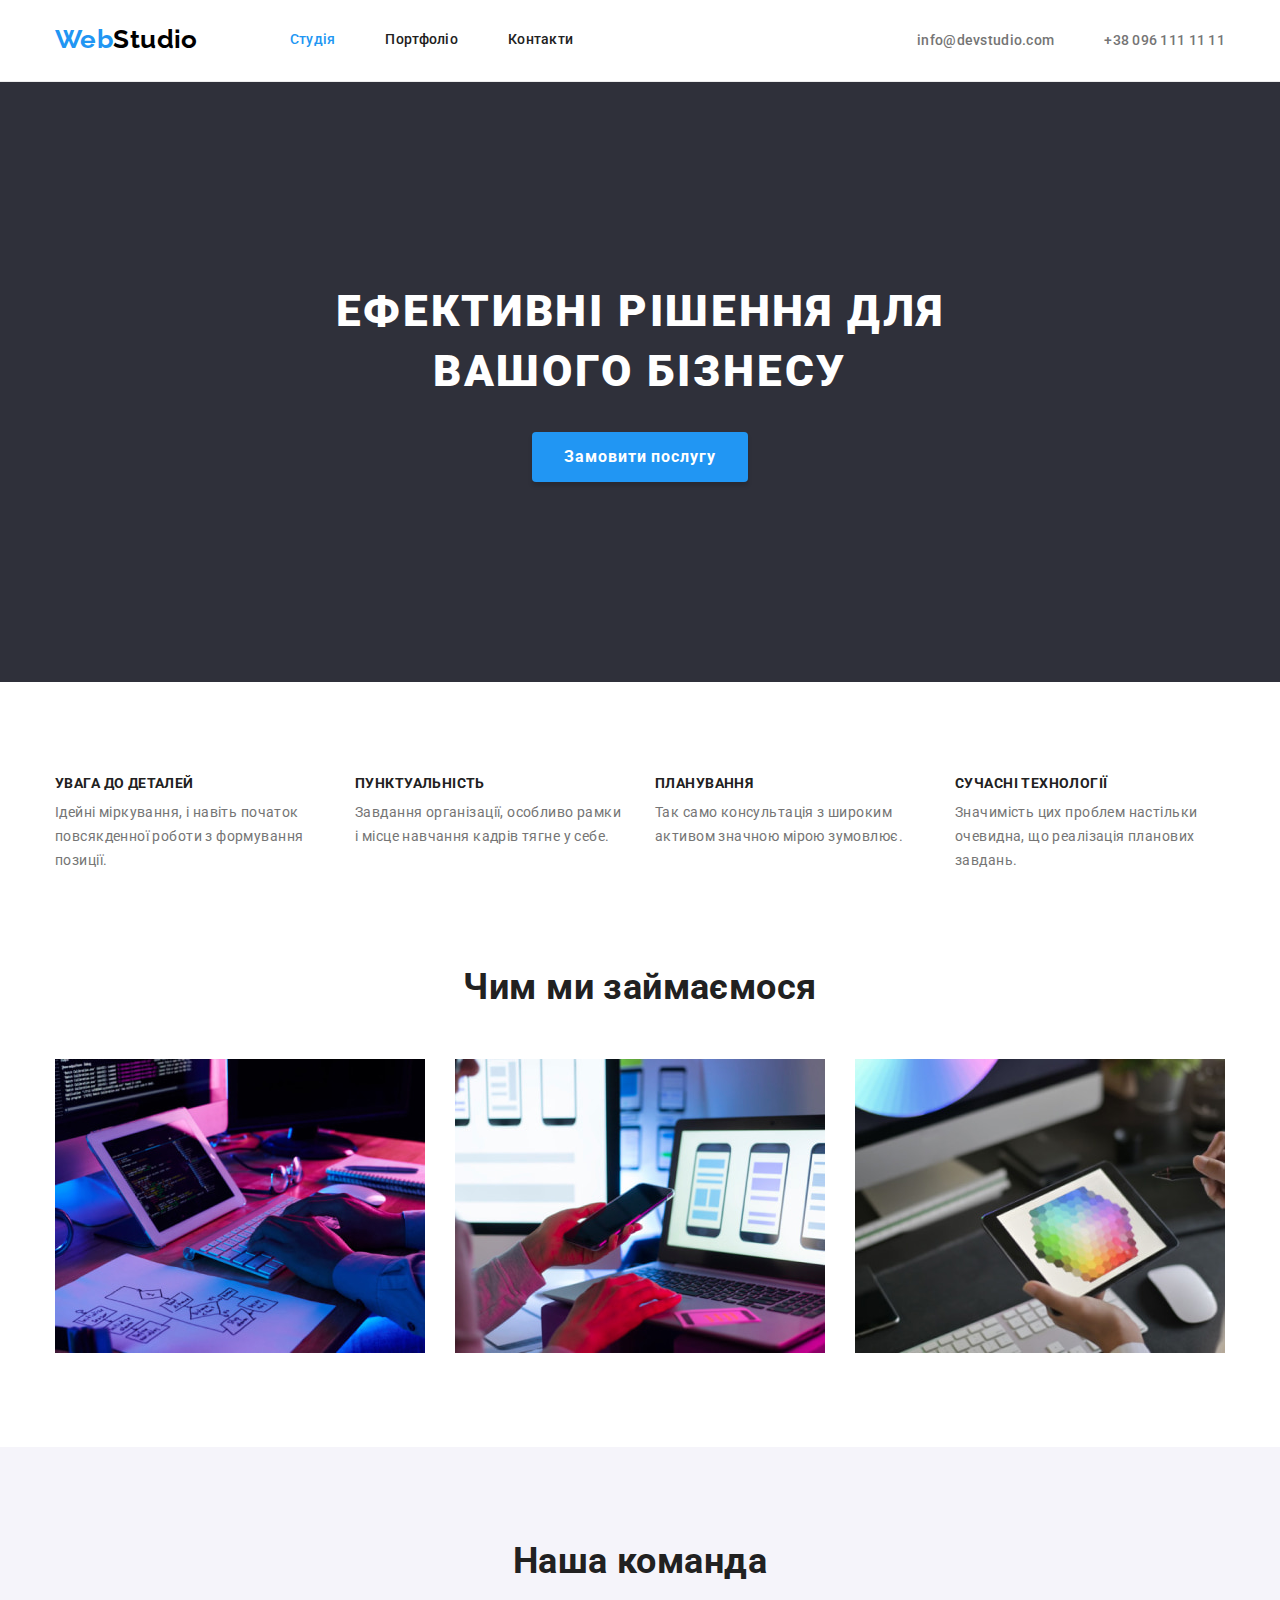
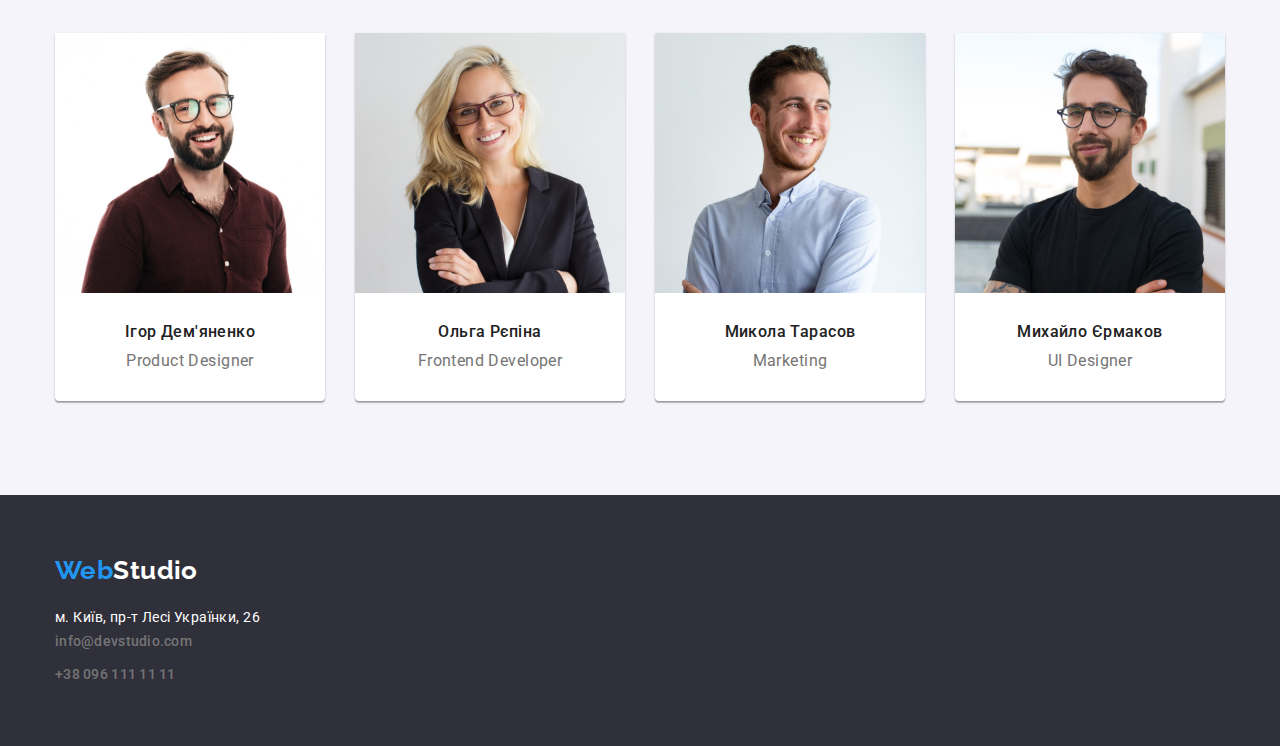
<file: index.html>
<!DOCTYPE html>
<html lang="uk-UA">
  <head>
    <meta charset="UTF-8" />
    <meta name="viewport" content="width=device-width, initial-scale=1.0" />
     <title>Document</title>
        <link rel="stylesheet" href="https://cdnjs.cloudflare.com/ajax/libs/modern-normalize/1.1.0/modern-normalize.min.css">
        <link rel="stylesheet" href="./style-css.css"/>
        <link rel="preconnect" href="https://fonts.googleapis.com">
        <link rel="preconnect" href="https://fonts.gstatic.com" crossorigin>
<link href="https://fonts.googleapis.com/css2?family=Raleway:wght@700&family=Roboto:wght@400;500;700;900&display=swap" rel="stylesheet">
   
  </head>
  <body>

<!--HEADER-->

    <header class="header">
      <div class="container header-container">
      <nav class="navigation">
       <a href="index.html" class="link logo">Web<span class="header-logo">Studio</a>

        <ul class="list nav-list">
          <li class="nav-list-item"><a href="index.html" class="link nav-link current">Студія</a></li>
          <li class="nav-list-item"><a href="./portfolio.html" class="link nav-link">Портфоліо</a></li>
          <li class="nav-list-item"> <a href="" class="link nav-link">Контакти</a></li>
         </ul> </nav>
                
      <ul class="list contacts-list">
        <li class="contacts-link-item"><a href="mailto:info@devstudio.com" class="link contacts-link ">info@devstudio.com</a></li>
        <li class="contacts-link-item"><a href="tel:+380961111111" class="link contacts-link">+38 096 111 11 11</a></li>
      </ul>
      </div>
    </header>

    <main>
      <!--SECTION-HERO-->
      <section class="hero">
      <div class="container"> 
        <h1 class="hero-title">Ефективні рішення для вашого бізнесу</h1>
        <button type="button" class="button hero-button">Замовити послугу</button>
        </div>
      </section>

<!--SECTION-FEATURE-->

      <section class=" section section-feature">
         <div class="container section-feature-container">
        <h2 class="visually-hidden">наші особливості</h2>
        <ul class="list feature-list">
          <li>
            <h3 class="feature-title">увага до деталей</h3>
            <p class="feature-paragraph feature-paragraph-biggest">
              Ідейні міркування, і навіть початок повсякденної роботи з
              формування позиції.
            </p>
          </li>
          <li>
            <h3 class="feature-title">пунктуальність</h3>
            <p class="feature-paragraph">
              Завдання організації, особливо рамки 
              і місце навчання кадрів тягне у себе.
            </p>
          </li>
          <li>
            <h3 class="feature-title">планування</h3>
            <p class="feature-paragraph">
              Так само консультація з широким активом значною мірою зумовлює.
            </p>
          </li>
          <li>
            <h3 class="feature-title">сучасні технології</h3>
            <p class="feature-paragraph feature-paragraph-biggest">
              Значимість цих проблем настільки очевидна, що реалізація планових
              завдань.
            </p>
          </li>
        </ul>
        </div>
        </section>

<!--SECTION-WHAT-WE-DO-->
        
          <section class="section section-what_we_do">
             <div class="container"> 
          <h2 class="what_we_do-title">Чим ми займаємося</h2>
        <ul class="list what_we_do-img-list">
          <li>
            <img
              src="images/work-process-1.jpg"
              alt="Процес розробки"
              width="370"
            />
          </li>
          <li>
            <img
              src="images/work-process-2.jpg"
              alt="Процес роботи з макетом мобыльного застосунку"
              width="370"
            />
          </li>
          <li>
            <img
              src="images/work-process-3.jpg"
              alt="Процес створення дизайну сайту"
              width="370"
            />
          </li>
        </ul>
        </div>
       </section>

<!--SECTION TEAM-->

      <section class="section-team">
        <div class="container"> 
         <h2 class="team-title">Наша команда</h2>
        <ul class="list team-list">
          <li class="team-list-item">
            <img src="images/ihor.jpg" alt="Ігор Дем'яненко" width="270" class="photo-team"/>
            <div class="team-member-description"><h3 class="team-name">Ігор Дем'яненко</h3>
            <p class="team-position">Product Designer</p></div>
          </li>
          <li class="team-list-item">
            <img src="images/olga.jpg" alt="Ольга Рєпіна" width="270" />
            <div class="team-member-description"><h3 class="team-name">Ольга Рєпіна</h3>
            <p class="team-position">Frontend Developer</p></div>
          </li>
          <li class="team-list-item">
            <img src="images/mikola.jpg" alt="Микола Тарасов" width="270" />
            <div class="team-member-description"><h3 class="team-name">Микола Тарасов</h3>
            <p class="team-position">Marketing</p></div>
          </li>
          <li class="team-list-item">
            <img src="images/mihailo.jpg" alt="Михайло Єрмаков" width="270" />
            <div class="team-member-description"><h3 class="team-name">Михайло Єрмаков</h3>
            <p class="team-position">UI Designer</p></div>
          </li>
        </ul>
      </div>
      </section>
    </main>

    <!--FOOTER-->

      <footer class="footer">
      <div class="container">
        <a href="./index.html " class="link logo">Web<span class="part-logo-white">Studio</span></a>
      <address>
        <ul class="list footer-list">
          <li class="contact-items">
            <a href="https://goo.gl/maps/CPtrU1FHBa2aNyZL9" target="_blank"
              rel="noopener noreferrer nofollow"
              class="link address-link" >м. Київ, пр-т Лесі Українки, 26</a>
          </li>
          <li class="-footer-contact-items"><a href="mailto:info@devstudio.com" class="link contacts-link">info@devstudio.com</a></li>
          <li class="footer-contact-items"><a href="tel:+380961111111" class="link contacts-link">+38 096 111 11 11</a></li>
        </ul>
      </address>
    </div>
    </footer>
  
  </body>
</html>
</file>
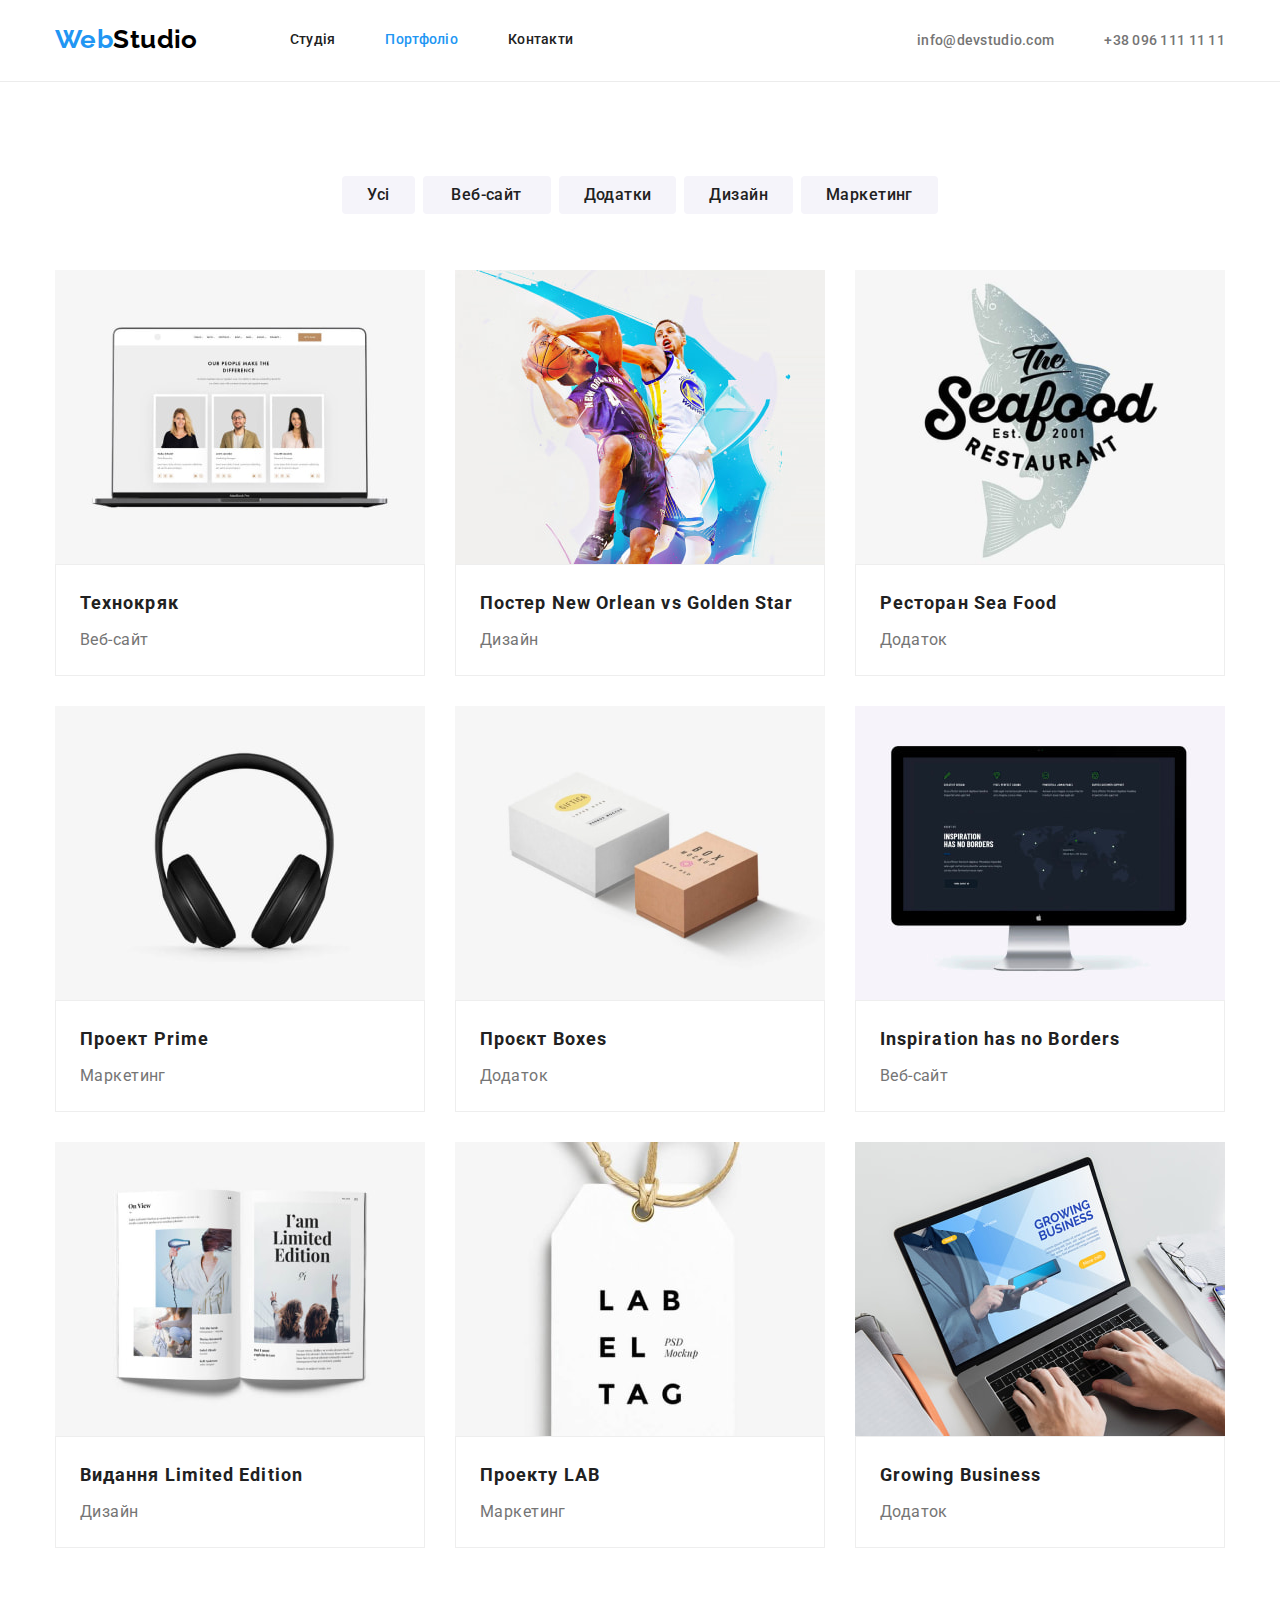
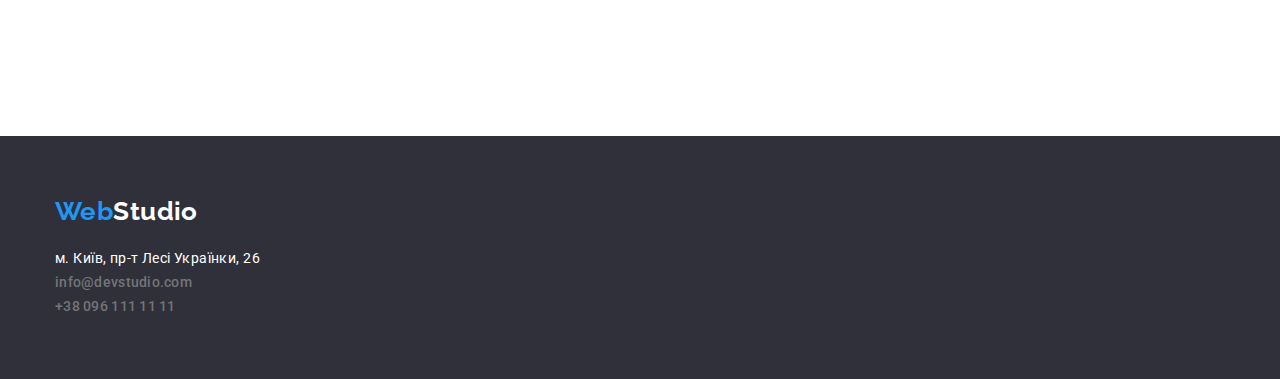
<file: portfolio.html>
<!DOCTYPE html>
<html lang="uk-UA">
  <head>
    <meta charset="UTF-8" />
    <meta http-equiv="X-UA-Compatible" content="IE=edge" />
    <meta name="viewport" content="width=device-width, initial-scale=1.0" />
    <title>Portfolio</title>
    <link rel="stylesheet" href="https://cdnjs.cloudflare.com/ajax/libs/modern-normalize/1.1.0/modern-normalize.min.css">
    <link rel="stylesheet" href="./style-css.css" />
    <link rel="preconnect" href="https://fonts.googleapis.com" />
    <link rel="preconnect" href="https://fonts.gstatic.com" crossorigin />
    <link
      href="https://fonts.googleapis.com/css2?family=Raleway:wght@700&family=Roboto:wght@400;500;700;900&display=swap"
      rel="stylesheet"
    />
  </head>
  <body>
   
   <header class="header">
     <div class="container header-container">
     <nav class="navigation">
       <a href="index.html" class="link logo">Web<span class="header-logo">Studio</a>

        <ul class="list nav-list">
          <li class="nav-list-item"><a href="index.html" class="link nav-link ">Студія</a></li>
          <li class="nav-list-item"><a href="./portfolio.html" class="link nav-link current">Портфоліо</a></li>
          <li class="nav-list-item"> <a href="" class="link nav-link">Контакти</a></li>
         </ul> </nav>
                
      <ul class="list contacts-list">
        <li class="contacts-link-item"><a href="mailto:info@devstudio.com" class="link contacts-link ">info@devstudio.com</a></li>
        <li class="contacts-link-item"><a href="tel:+380961111111" class="link contacts-link">+38 096 111 11 11</a></li>
      </ul>
      </div>
    </header>

    <main>
        <section class="portfolio-section section">
      <div class="container">
            <h1 class="visually-hidden">приклади робіт</h1>
       <ul class="list buttons-list">
          <li class="buttons-list-item">
            <button type="button" class="button portfolio-buttons">Усі</button>
          </li>
          <li class="buttons-list-item">
            <button type="button" class="button portfolio-buttons button-web-site">Веб-сайт</button>
          </li>
          <li class="buttons-list-item">
            <button type="button" class="button portfolio-buttons">
              Додатки
            </button>
          </li>
          <li class="buttons-list-item">
            <button type="button" class="button portfolio-buttons">
              Дизайн
            </button>
          </li>
          <li class="buttons-list-item">
            <button type="button" class="button portfolio-buttons">
              Маркетинг
            </button>
          </li>
        </ul>

        <ul class="list img-list">
          <li class="img-list-item">
            <a href="" class="link img">
              <img
                src="./images-portfolio/web-site-tech-kriak.jpg"
                alt="Лого проекту Технокряк - відкритий ноутбук з картинками"
                width="370"/>
               <div class="project-description"><h2 class="project-title">Технокряк</h2>
            <p class="project-type">Веб-сайт</p></div>
            </a>
           
          </li>
          <li class="img-list-item">
            <a href="" class="link">
              <img
                src="./images-portfolio/desing-poster.jpg"
                alt="Постер New Orlean vs Golden Star"
                width="370"/> 
                <div class="project-description"><h2 class="project-title">Постер New Orlean vs Golden Star</h3>
            <p class="project-type">Дизайн</p></div>
          </a>
           
          </li>
          <li class="img-list-item">
            <a href="" class="link">
              <img
                src="./images-portfolio/app-sea-food.jpg"
                alt="Лого ресторану Sea Food - риба"
                 width="370"
            />
          <div class="project-description"> <h2 class="project-title">Ресторан Sea Food</h2>
            <p class="project-type">Додаток</p></div>
          </a>
           
          </li>
          <li  class="img-list-item">
            <a href="" class="link">
              <img
                src="./images-portfolio/marketing-prime.jpg"
                alt="Лого проекту Prime - навушники"
                 width="370"/>
           <div class="project-description"> <h2 class="project-title">Проект Prime</h2>
            <p class="project-type">Маркетинг</p></div>
          </a>
            
          </li>
          <li class="img-list-item">
            <a href="" class="link">
              <img
                src="./images-portfolio/app-boxes.jpg"
                alt="Лого проекту Boxes - дві коробки"
                 width="370"/>
                 <div class="project-description"><h2 class="project-title">Проєкт Boxes</h2>
            <p class="project-type">Додаток</p></div>
          </a>
            
          </li>
          <li class="img-list-item">
            <a href="" class="link">
              <img
                src="./images-portfolio/web-site-inspiration.jpg"
                alt="Лого проекту Inspiration has no Borders - монітор"
                 width="370"/>
           <div class="project-description"> <h2 class="project-title">Inspiration has no Borders</h2>
            <p class="project-type">Веб-сайт</p> </div>
            </a>
          </li>
          <li class="img-list-item">
            <a href="" class="link">
              <img
                src="./images-portfolio/desing-magazine.jpg"
                alt="Лого видання Limited Edition - розгорнутий випуск журналу"
               width="370"/>
            <div class="project-description"><h2 class="project-title">Видання Limited Edition</h2>
            <p class="project-type">Дизайн</p></div>
            </a>
        
          </li>
          <li class="img-list-item">
            <a href="" class="link">
              <img
                src="./images-portfolio/marketing-lab.jpg"
                alt="Лого проекту LAB - бейдж"
               width="370"/>
            <div class="project-description"><h2 class="project-title">Проекту LAB</h2>
            <p class="project-type">Маркетинг</p></div>
            </a>
            
          </li>
          <li class="img-list-item">
            <a href="" class="link">
              <img
                src="./images-portfolio/app-growing-bussines.jpg"
                alt="Лого проекту Growing Business - відкритий ноутбук"
               width="370"/>
            <div class="project-description"><h2 class="project-title">Growing Business</h2>
            <p class="project-type">Додаток</p></div>
            </a>
           </li>
        </ul>
        </div>
      </section>
    </main>

      <footer class="footer">
      <div class="container">
        <a href="./index.html " class="link logo">Web<span class="part-logo-white">Studio</span></a>
      <address>
        <ul class="list footer-list">
          <li>
            <a href="https://goo.gl/maps/CPtrU1FHBa2aNyZL9" target="_blank"
              rel="noopener noreferrer nofollow"
              class="link address-link" >м. Київ, пр-т Лесі Українки, 26</a>
          </li>
          <li><a href="mailto:info@devstudio.com" class="link contacts-link">info@devstudio.com</a></li>
          <li><a href="tel:+380961111111" class="link contacts-link">+38 096 111 11 11</a></li>
        </ul>
      </address>
    </div>
    </footer>
  </body>
</html>
</file>
<file: style-css.css>
:root {
  --main-text-color: #757575;
  --main-title-color: #212121;
  --secondary-elements-color: #2196f3;
  --dark-background-color: #2f303a;
  --header-background-color: #ffffff;
  --dark-text-color: #000000;
  --header-line-color: #ececec;
  --portfolio-buttons-color: #f5f4fa;
  --img-border-color: #eeeeee;
  --active-main-color: #188ce8;
  --feature-background-color: #f5f5f5;
}

html {
  box-sizing: border-box;
}

*,
*::before,
*::after {
  box-sizing: inherit;
}

body {
  font-family: "Roboto", sans-serif;
  letter-spacing: 0.03em;
  background-color: var(--header-background-color);
  color: var(--main-text-color);
  font-size: 14px;
  margin: 0;
}

p,
h1,
h2,
h3,
h4,
h5,
h6 {
  margin: 0;
}

address {
  font-style: normal;
  padding: 0;
  margin: 0;
}

img {
  display: block;
  max-width: 100%;
  height: auto;
}

.link {
  text-decoration: none;
}

.list {
  list-style: none;
  padding: 0;
  margin: 0;
}

.button {
  border: none;
  margin: 0;
  cursor: pointer;
  border-radius: 4px;
}

.container {
  width: 1200px;
  margin: 0 auto;
  padding: 0 15px;
}
.section {
  padding-top: 94px;
  padding-bottom: 94px;
}

/*------------HEADER--------------*/
.header {
  border-width: 0 0 1px 0;
  border-color: #ececec;
  border-style: solid;
}

.header .logo {
  padding-top: 24px;
  padding-bottom: 24px;
  margin-right: 92px;
}

.logo {
  font-family: "Raleway", sans-serif;
  font-style: normal;
  font-weight: 700;
  font-size: 26px;
  line-height: 1.19;
  display: inline-block;
  color: var(--secondary-elements-color);
}

.header-container {
  display: flex;
}

.navigation {
  display: flex;
}

.header-logo {
  color: var(--dark-text-color);
}

.nav-list {
  display: flex;
}

.nav-list .nav-list-item:last-child {
  margin-right: 0;
}

.nav-link {
  font-family: "Roboto", sans-serif;
  font-weight: 500;
  line-height: 1.14;
  letter-spacing: 0.02em;
  color: var(--main-title-color);
  display: block;
  padding-top: 32px;
  padding-bottom: 32px;
}

.nav-link:hover,
.nav-link:focus {
  color: var(--secondary-elements-color);
}

.nav-list-item {
  margin-right: 50px;
}

.current {
  color: var(--secondary-elements-color);
}

.contacts-link {
  font-family: "Roboto";
  font-style: normal;
  font-weight: 500;
  line-height: 1.14;
  letter-spacing: 0.02em;
  color: var(--main-text-color);
}

.header .contacts-link {
  padding-top: 32px;
  padding-bottom: 32px;
  margin: 0;
}
.contacts-link:hover,
.contacts-link:focus {
  color: var(--secondary-elements-color);
}

.contacts-list {
  display: flex;
  margin-left: auto;
}
.contacts-link-item {
  padding-top: 32px;
  padding-bottom: 32px;
}

.contacts-link-item:first-child {
  margin-right: 50px;
}

/*----------------HERO-------------------*/

.hero {
  text-align: center;
  padding-top: 200px;
  padding-bottom: 200px;
  background: var(--dark-background-color);
}

.hero-title {
  font-family: "Roboto";
  font-weight: 900;
  font-size: 44px;
  text-transform: uppercase;
  margin: 0 auto;
  line-height: 1.36;
  letter-spacing: 0.06em;
  width: 696px;
  color: var(--header-background-color);
}

.hero-button {
  font-family: "Roboto", sans-serif;
  font-weight: 700;
  font-size: 16px;
  align-items: center;
  cursor: pointer;
  letter-spacing: 0.06em;
  line-height: 1.87;
  padding: 10px 32px;
  min-width: 213px;
  margin-top: 30px;
  box-shadow: 0px 4px 4px rgba(0, 0, 0, 0.15);
  background: var(--secondary-elements-color);
  color: var(--header-background-color);
}

.hero-button:hover,
.hero-button:focus {
  background-color: var(--active-main-color);
}

.visually-hidden {
  position: absolute;
  white-space: nowrap;
  width: 1px;
  height: 1px;
  overflow: hidden;
  border: 0;
  padding: 0;
  clip: rect(0 0 0 0);
  clip-path: inset(50%);
  margin: -1px;
}

/*----------SECTION-FEATURE---------*/

.feature-title {
  font-weight: 700;
  line-height: 1.14;
  text-transform: uppercase;
  color: var(--main-title-color);
  font-size: 14px;
  margin-top: 0;
  margin-bottom: 10px;
}

.feature-list {
  display: flex;
}

.feature-list > li:not(:last-child) {
  margin-right: 30px;
}

.feature-paragraph {
  line-height: 1.71;
  margin-top: 0;
  margin-bottom: 0;
  width: 270px;
  height: 48px;
}

.feature-paragraph {
  width: 270px;
}

.feature-paragraph-biggest {
  width: 270px;
  height: 72px;
}

/*------------SECTION-WHAT-WE-DO------------*/

.section-what_we_do {
  padding-top: 0;
}

.what_we_do-title {
  text-align: center;
  font-weight: 700;
  font-size: 36px;
  line-height: 1.16;
  color: var(--main-title-color);
  margin-bottom: 50px;
}

.what_we_do-img-list {
  display: flex;
  gap: 30px;
}

/*------------SECTION-TEAM------------*/

.section-team {
  background: var(--portfolio-buttons-color);
  padding-top: 94px;
  padding-bottom: 94px;
}

.team-title {
  font-weight: 700;
  font-size: 36px;
  line-height: 1.16;
  text-align: center;
  color: var(--main-title-color);
  margin-top: 0;
  margin-bottom: 50px;
}

.team-list {
  display: flex;
  text-align: center;
  gap: 30px;
}

.team-list-item {
  box-shadow: 0px 1px 3px rgba(0, 0, 0, 0.12), 0px 1px 1px rgba(0, 0, 0, 0.14),
    0px 2px 1px rgba(0, 0, 0, 0.2);
  border-radius: 0px 0px 4px 4px;
  background-color: var(--header-background-color);
}

.team-name {
  font-weight: 500;
  font-size: 16px;
  line-height: 1.18;
  margin-bottom: 10px;
  color: var(--main-title-color);
}
.team-position {
  font-size: 16px;
  line-height: 1.18;
}

.team-member-description {
  padding-top: 30px;
  padding-bottom: 30px;
}

/*--------------FOOTER---------*/

.footer {
  padding: 60px 0;
  background-color: var(--dark-background-color);
}

.address-link {
  line-height: 1.71;
  color: var(--header-background-color);
}

.address-link:hover,
.ddress-link:active {
  color: var(--secondary-elements-color);
}

.footer .logo {
  margin-bottom: 20px;
}

.part-logo-white {
  color: var(--header-background-color);
}

.footer-contact-items:not(:first-child) {
  margin-top: 9px;
}

.footer-list {
  line-height: 1.71;
}

/*--------------PORTFOLIO------------*/

.portfolio-section {
  background: var(--header-background-color);
}

.portfolio-buttons {
  background: var(--portfolio-buttons-color);
  color: var(--main-title-color);
  border-radius: 4px;
  font-style: inherit;
  font-family: inherit;
  font-weight: 500;
  font-size: 16px;
  line-height: 1.62;
  letter-spacing: inherit;
  cursor: pointer;
  padding: 6px 22px;
}

.buttons-list {
  display: flex;
  justify-content: center;
  gap: 8px;
}

.button-web-site {
  min-width: 128px;
}

.portfolio-buttons:first-child {
  padding: 6px 25px;
}

.portfolio-buttons:hover,
.portfolio-buttons:focus {
  background-color: var(--secondary-elements-color);
  color: var(--header-background-color);
}

.img-list {
  margin-top: 56px;
  margin-bottom: 94px;
}

.img-list-item {
  flex-basis: calc((100% - 60px) / 3);
}

.img-list {
  display: flex;
  gap: 30px;
  flex-wrap: wrap;
}

.project-title {
  font-weight: 700;
  font-size: 18px;
  line-height: 2;
  letter-spacing: 0.06em;
  color: var(--main-title-color);
  margin-bottom: 4px;
}

.project-type {
  font-size: 16px;
  line-height: 1.88;
  color: var(--main-text-color);
}

.project-description {
  padding: 20px 24px;
  border: 1px solid #eeeeee;
}
</file>
